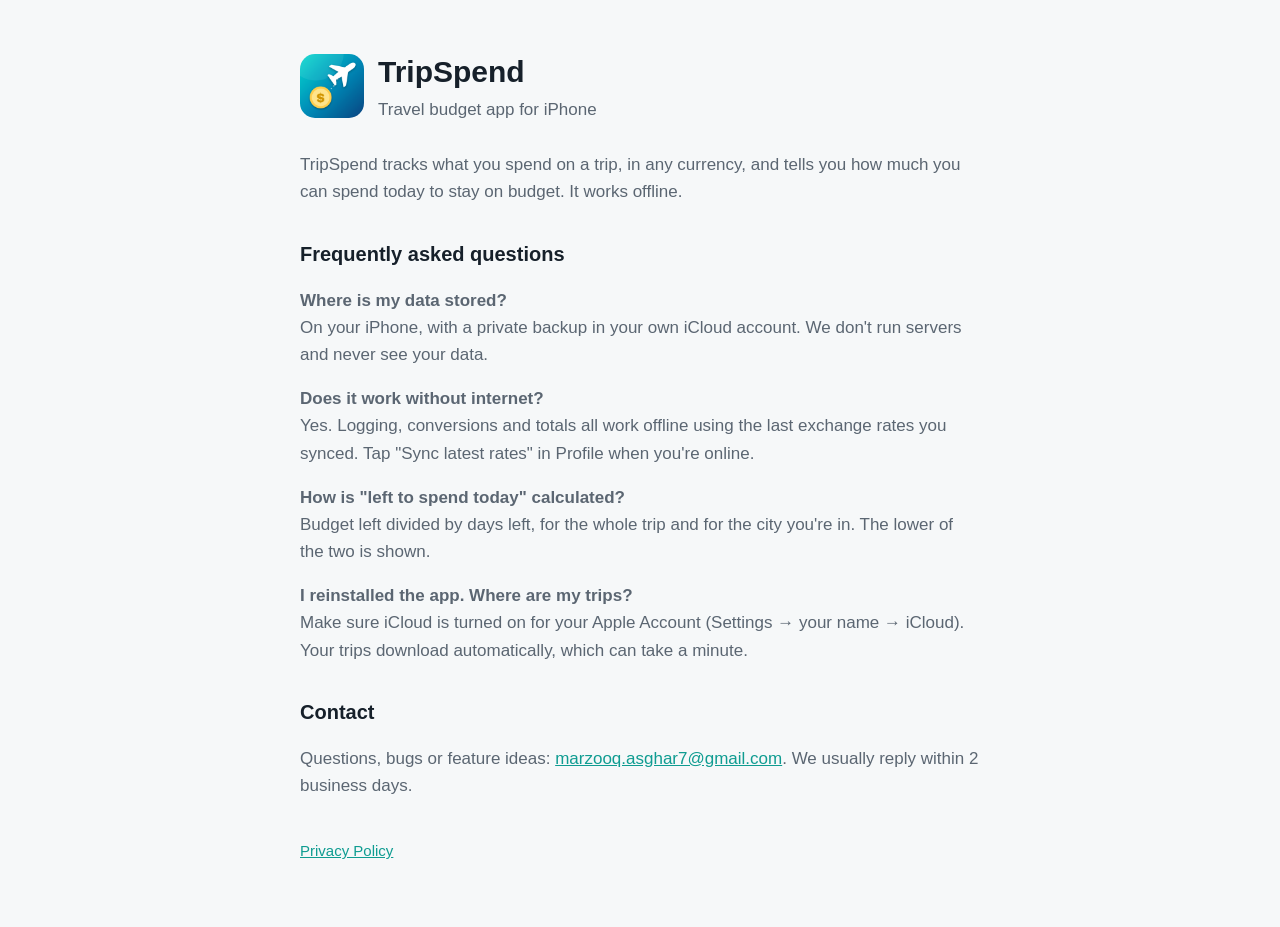
<file: index.html>
<!doctype html><html lang="en"><head><meta charset="utf-8"><meta name="viewport" content="width=device-width,initial-scale=1">
<title>TripSpend Support</title><meta name="description" content="Help and contact for TripSpend: Travel Budget App."><link rel="stylesheet" href="style.css"></head>
<body><main>
<header><img src="icon.png" alt="TripSpend app icon"><div><h1>TripSpend</h1><p style="margin:0">Travel budget app for iPhone</p></div></header>
<p>TripSpend tracks what you spend on a trip, in any currency, and tells you how much you can spend today to stay on budget. It works offline.</p>
<h2>Frequently asked questions</h2>
<p><strong>Where is my data stored?</strong><br>On your iPhone, with a private backup in your own iCloud account. We don't run servers and never see your data.</p>
<p><strong>Does it work without internet?</strong><br>Yes. Logging, conversions and totals all work offline using the last exchange rates you synced. Tap "Sync latest rates" in Profile when you're online.</p>
<p><strong>How is "left to spend today" calculated?</strong><br>Budget left divided by days left, for the whole trip and for the city you're in. The lower of the two is shown.</p>
<p><strong>I reinstalled the app. Where are my trips?</strong><br>Make sure iCloud is turned on for your Apple Account (Settings → your name → iCloud). Your trips download automatically, which can take a minute.</p>
<h2>Contact</h2>
<p>Questions, bugs or feature ideas: <a href="mailto:marzooq.asghar7@gmail.com?subject=TripSpend%20support">marzooq.asghar7@gmail.com</a>. We usually reply within 2 business days.</p>
<nav><a href="privacy.html">Privacy Policy</a></nav>
</main></body></html>
</file>
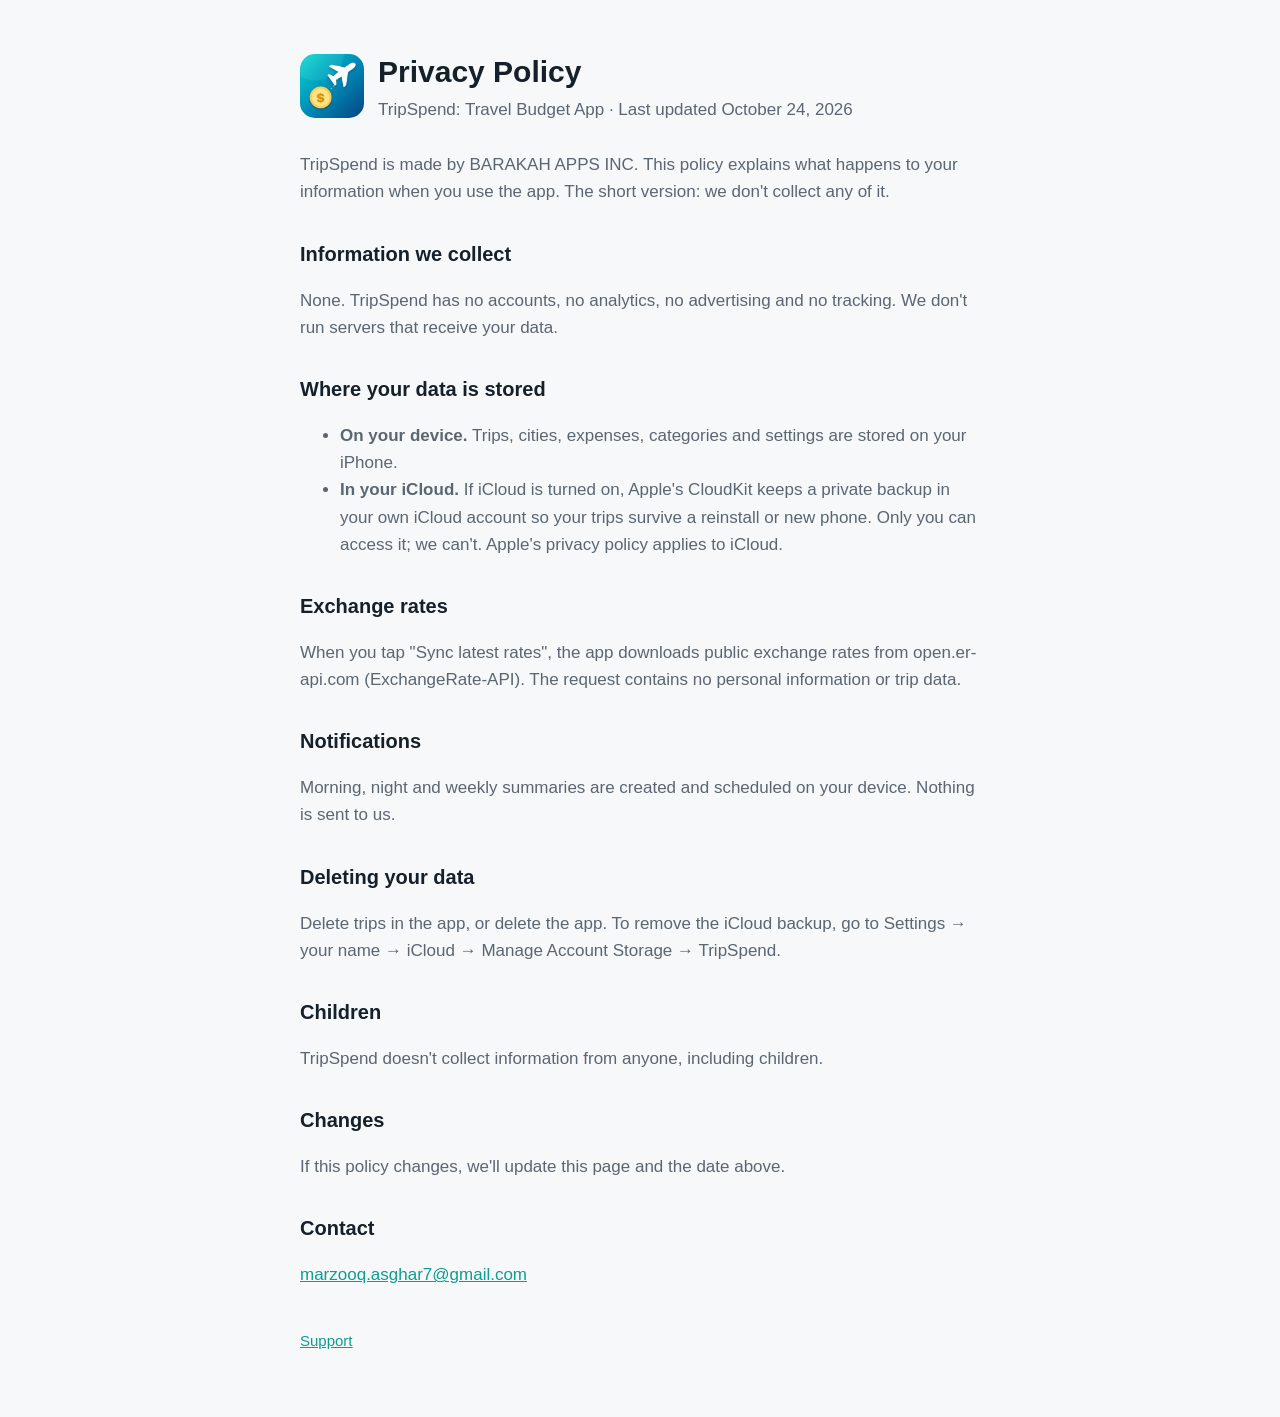
<file: privacy.html>
<!doctype html><html lang="en"><head><meta charset="utf-8"><meta name="viewport" content="width=device-width,initial-scale=1">
<title>TripSpend Privacy Policy</title><meta name="description" content="TripSpend collects no personal data."><link rel="stylesheet" href="style.css"></head>
<body><main>
<header><img src="icon.png" alt="TripSpend app icon"><div><h1>Privacy Policy</h1><p style="margin:0">TripSpend: Travel Budget App · Last updated October 24, 2026</p></div></header>
<p>TripSpend is made by BARAKAH APPS INC. This policy explains what happens to your information when you use the app. The short version: we don't collect any of it.</p>
<h2>Information we collect</h2>
<p>None. TripSpend has no accounts, no analytics, no advertising and no tracking. We don't run servers that receive your data.</p>
<h2>Where your data is stored</h2>
<ul>
<li><strong>On your device.</strong> Trips, cities, expenses, categories and settings are stored on your iPhone.</li>
<li><strong>In your iCloud.</strong> If iCloud is turned on, Apple's CloudKit keeps a private backup in your own iCloud account so your trips survive a reinstall or new phone. Only you can access it; we can't. Apple's privacy policy applies to iCloud.</li>
</ul>
<h2>Exchange rates</h2>
<p>When you tap "Sync latest rates", the app downloads public exchange rates from open.er-api.com (ExchangeRate-API). The request contains no personal information or trip data.</p>
<h2>Notifications</h2>
<p>Morning, night and weekly summaries are created and scheduled on your device. Nothing is sent to us.</p>
<h2>Deleting your data</h2>
<p>Delete trips in the app, or delete the app. To remove the iCloud backup, go to Settings → your name → iCloud → Manage Account Storage → TripSpend.</p>
<h2>Children</h2>
<p>TripSpend doesn't collect information from anyone, including children.</p>
<h2>Changes</h2>
<p>If this policy changes, we'll update this page and the date above.</p>
<h2>Contact</h2>
<p><a href="mailto:marzooq.asghar7@gmail.com?subject=TripSpend%20privacy">marzooq.asghar7@gmail.com</a></p>
<nav><a href="index.html">Support</a></nav>
</main></body></html>
</file>
<file: style.css>
:root{--teal:#0f9c91;--ink:#16202a;--muted:#5b6672;--bg:#f6f8f9}
@media (prefers-color-scheme:dark){:root{--ink:#e8eef2;--muted:#9aa6b1;--bg:#0f1418}}
*{box-sizing:border-box}body{margin:0;background:var(--bg);color:var(--ink);font:17px/1.6 -apple-system,BlinkMacSystemFont,"Segoe UI",Roboto,sans-serif}
main{max-width:720px;margin:0 auto;padding:48px 20px 64px}
header{display:flex;align-items:center;gap:14px;margin-bottom:28px}
header img{width:64px;height:64px;border-radius:15px}
h1{font-size:30px;margin:0}h2{font-size:20px;margin-top:32px}
p,li{color:var(--muted)}a{color:var(--teal)}
nav{margin-top:40px;font-size:15px}nav a{margin-right:16px}
</file>
